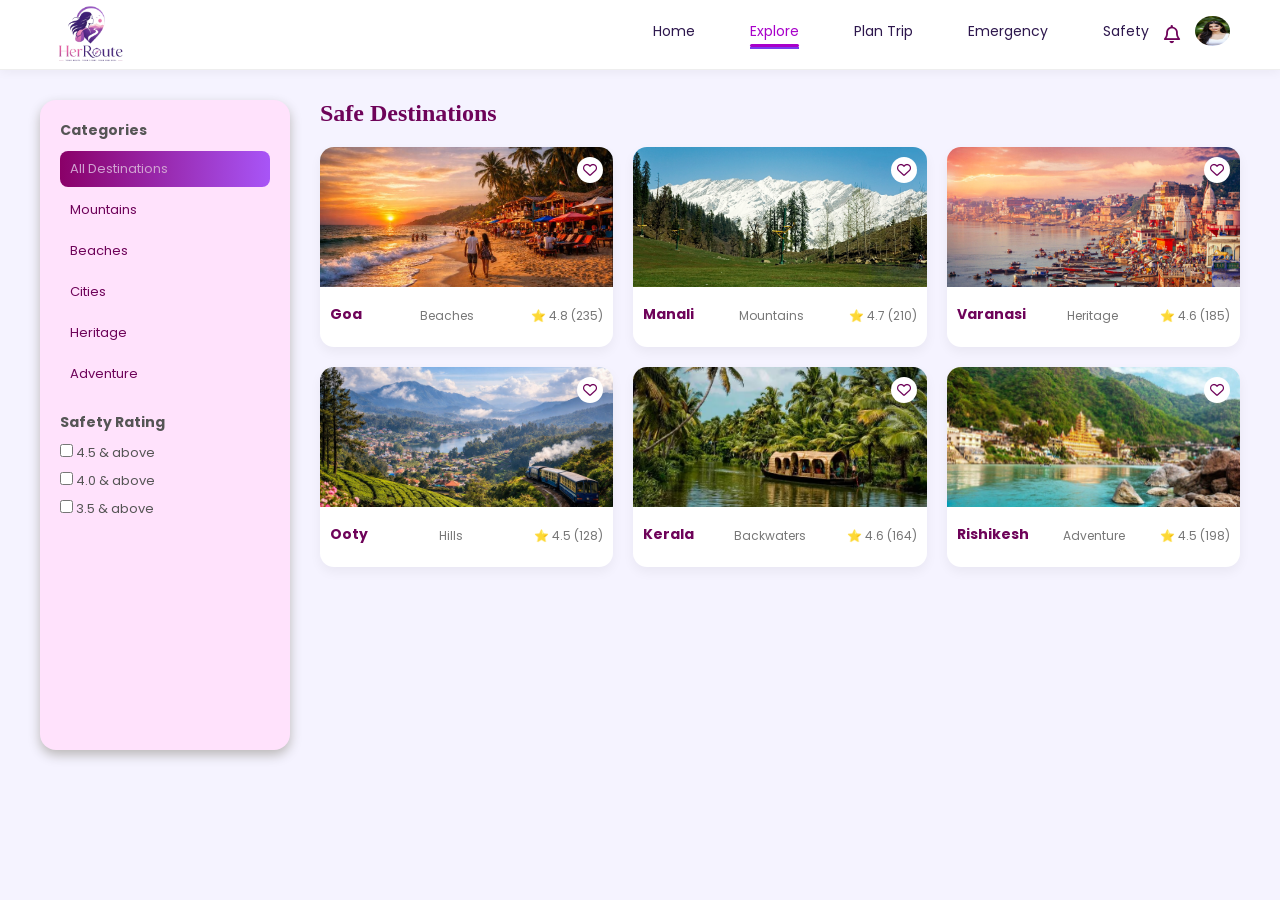
<file: explore.html>
<!DOCTYPE html>
<html lang="en">
<head>
    <meta charset="UTF-8">
    <meta name="viewport" content="width=device-width, initial-scale=1.0">
    <title>Explore - HerRoute</title>

    <link rel="stylesheet" href="style.css">

    <!-- Google Fonts -->
    <link href="https://fonts.googleapis.com/css2?family=Poppins:wght@300;400;600&display=swap" rel="stylesheet">

    <!-- Font Awesome -->
    <link rel="stylesheet" href="https://cdnjs.cloudflare.com/ajax/libs/font-awesome/6.5.0/css/all.min.css">
</head>
<body class="explore-page">

<!-- NAVBAR -->
<header class="navbar">
    <div class="logo">
        <img src="images/logoo.png">
        
    </div>

    <nav class="nav-links">
        <a href="home.html">Home</a>
        <a href="explore.html" class="active">Explore</a>
        <a href="itinerary.html">Plan Trip</a>
        <a href="emergencycontacts.html">Emergency</a>
        <a href="safetytips.html">Safety</a>
    </nav>

    <div class="nav-icons">
        <i class="fa-regular fa-bell"></i>
        <a href="profile.html">
            <img src="images/pfp.jpg" class="profile-pic">
        </a>
    </div>
</header>

<!-- MAIN -->
<div class="explore-container">

    <!-- SIDEBAR -->
    <aside class="sidebar">

        <h3>Categories</h3>

        <ul class="category-list">
            <li class="active">All Destinations</li>
            <li>Mountains</li>
            <li>Beaches</li>
            <li>Cities</li>
            <li>Heritage</li>
            <li>Adventure</li>
        </ul>

        <h3>Safety Rating</h3>

        <div class="ratings">
            <label><input type="checkbox"> 4.5 & above</label>
            <label><input type="checkbox"> 4.0 & above</label>
            <label><input type="checkbox"> 3.5 & above</label>
        </div>

    </aside>

    <!-- CONTENT -->
    <section class="explore-content">

        <h2>Safe Destinations</h2>

        <div class="destination-grid">

            <!-- CARD 1 -->
             <a href="locationdetails.html" class="card-link">
            <div class="destination-card">
                <img src="images/Goa.png">
                 <i class="fa-regular fa-heart heart-icon"></i>
                <div class="card-info">
                    <h4>Goa</h4>
                    <p>Beaches</p>
                    <span>⭐ 4.8 (235)</span>
                </div>
            </div>
            </a>

            <!-- CARD 2 -->
             <a>
            <div class="destination-card">
                <img src="images/Manali.jpeg">
                 <i class="fa-regular fa-heart heart-icon"></i>
                <div class="card-info">
                    <h4>Manali</h4>
                    <p>Mountains</p>
                    <span>⭐ 4.7 (210)</span>
                </div>
            </div>
            </a>
<a>
            <!-- CARD 3 -->
            <div class="destination-card">
                <img src="images/varanasi.jpg">
                 <i class="fa-regular fa-heart heart-icon"></i>
                <div class="card-info">
                    <h4>Varanasi</h4>
                    <p>Heritage</p>
                    <span>⭐ 4.6 (185)</span>
                </div>
            </div>
            </a>
            <a>
                

            <!-- CARD 4 -->
            <div class="destination-card">
                <img src="images/ooty.png">
                 <i class="fa-regular fa-heart heart-icon"></i>
                <div class="card-info">
                    <h4>Ooty</h4>
                    <p>Hills</p>
                    <span>⭐ 4.5 (128)</span>
                </div>
            </div>
            </a>

            <!-- CARD 5 -->
             <a>
            <div class="destination-card">
                <img src="images/kerala.jpg">
                 <i class="fa-regular fa-heart heart-icon"></i>
                <div class="card-info">
                    <h4>Kerala</h4>
                    <p>Backwaters</p>
                    <span>⭐ 4.6 (164)</span>
                </div>
            </div>
            </a>

            <!-- CARD 6 -->
             <a>
            <div class="destination-card">
                <img src="images/Rishikesh.jpg">
                 <i class="fa-regular fa-heart heart-icon"></i>
                <div class="card-info">
                    <h4>Rishikesh</h4>
                    <p>Adventure</p>
                    <span>⭐ 4.5 (198)</span>
                </div>
            </div>
            </a>

        </div>

    </section>

</div>
<script>
    const hearts = document.querySelectorAll(".heart-icon");

    hearts.forEach(heart => {
        heart.addEventListener("click", () => {

            // toggle class
            heart.classList.toggle("liked");

            // change icon type
            if (heart.classList.contains("liked")) {
                heart.classList.remove("fa-regular");
                heart.classList.add("fa-solid");
            } else {
                heart.classList.remove("fa-solid");
                heart.classList.add("fa-regular");
            }

        });
    });
</script>

</body>
</html>
</file>
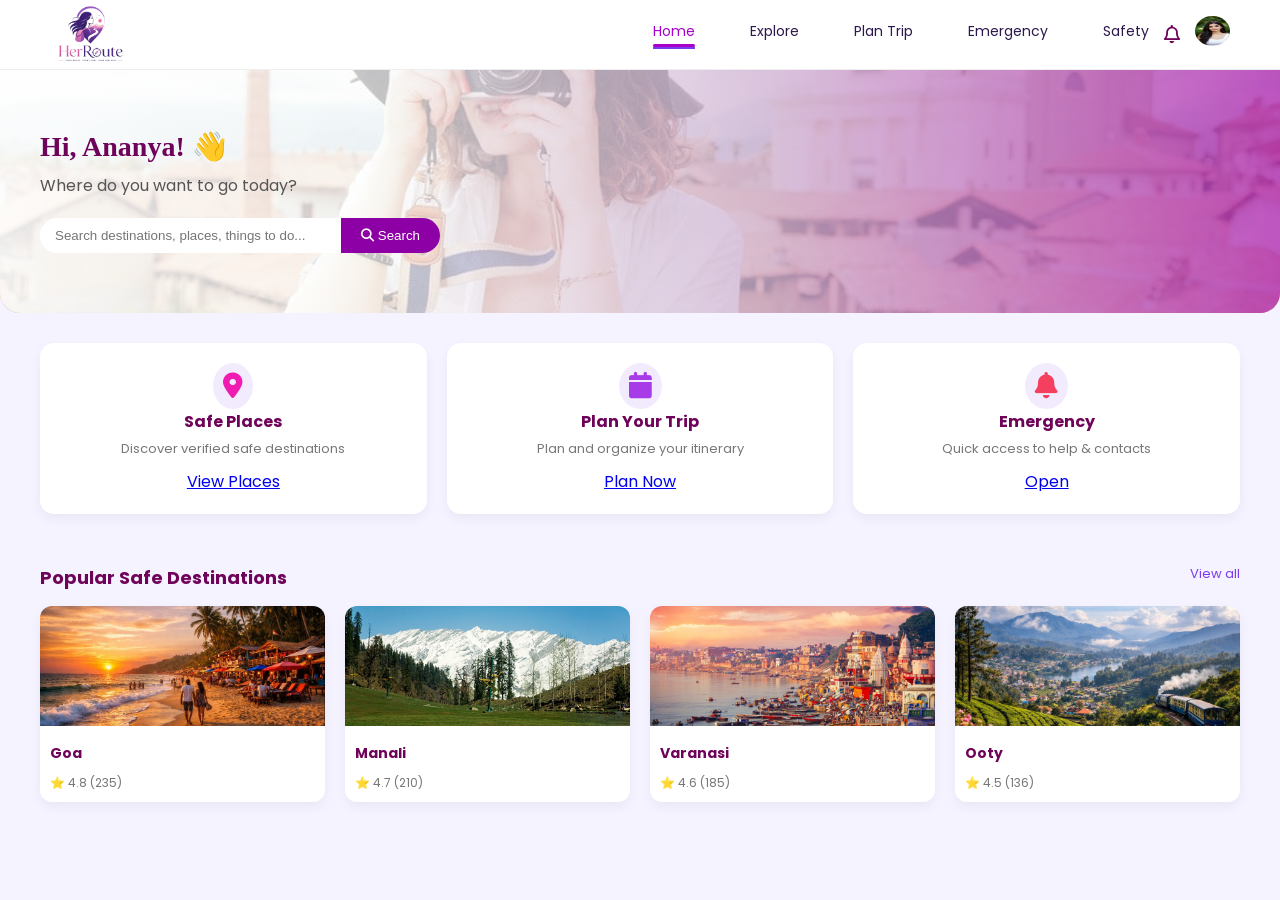
<file: home.html>
<!DOCTYPE html>
<html lang="en">
<head>
    <meta charset="UTF-8">
    <meta name="viewport" content="width=device-width, initial-scale=1.0">
    <title>Home - HerRoute</title>

    <link rel="stylesheet" href="style.css">

    <!-- Google Fonts -->
    <link href="https://fonts.googleapis.com/css2?family=Poppins:wght@300;400;600&display=swap" rel="stylesheet">

    <!-- Font Awesome -->
    <link rel="stylesheet" href="https://cdnjs.cloudflare.com/ajax/libs/font-awesome/6.5.0/css/all.min.css">
</head>
<body class="home-page">

<!-- NAVBAR -->
<header class="navbar">
    <div class="logo">
        <img src="images/logoo.png" alt="Logo">
    
    </div>

    <nav class="nav-links">
        <a href="home.html" class="active">Home</a>
        <a href="explore.html">Explore</a>
        <a href="itinerary.html">Plan Trip</a>
        <a href="emergencycontacts.html">Emergency</a>
        <a href="safetytips.html">Safety</a>
    </nav>

    <div class="nav-icons">
        <i class="fa-regular fa-bell"></i>
        <a href="profile.html">
    <img src="images/pfp.jpg" alt="User" class="profile-pic">
</a>
    </div>
</header>

<!-- HERO SECTION -->
<section class="hero">

    <div class="hero-content">
        <h2>Hi, Ananya! 👋</h2>
        <p>Where do you want to go today?</p>

        <!-- Search -->
        <div class="search-box">
            <input type="text" placeholder="Search destinations, places, things to do...">
            <button><i class="fa-solid fa-magnifying-glass"></i> Search</button>
        </div>
    </div>

   

</section>

<!-- QUICK CARDS -->
<section class="quick-cards">

    <div class="card">
        <i class="fa-solid fa-location-dot icon1"></i>
        <h3>Safe Places</h3>
        <p>Discover verified safe destinations</p>
        <a href="explore.html" class="card-btn">View Places</a>
    </div>

    <div class="card">
       <i class="fa-solid fa-calendar icon2"></i>
        <h3>Plan Your Trip</h3>
        <p>Plan and organize your itinerary</p>
        <a href="itinerary.html" class="card-btn">Plan Now</a>
    </div>

    <div class="card">
        <i class="fa-solid fa-bell icon3"></i>
        <h3>Emergency</h3>
        <p>Quick access to help & contacts</p>
        <a href="emergencycontacts.html" class="card-btn">Open</a>
        
    </div>

</section>

<!-- DESTINATIONS -->
<section class="destinations">

    <div class="section-header">
        <h3>Popular Safe Destinations</h3>
        <a href="explore.html">View all</a>
    </div>

    <div class="destination-cards">

        <div class="destination">
            <img src="images/Goa.png" alt="Goa">
            <h4>Goa</h4>
            <p>⭐ 4.8 (235)</p>
        </div>

        <div class="destination">
            <img src="images/Manali.jpeg" alt="Manali">
            <h4>Manali</h4>
            <p>⭐ 4.7 (210)</p>
        </div>

        <div class="destination">
            <img src="images/varanasi.jpg" alt="varanasi">
            <h4>Varanasi</h4>
            <p>⭐ 4.6 (185)</p>
        </div>

        <div class="destination">
            <img src="images/ooty.png" alt="Ooty">
            <h4>Ooty</h4>
            <p>⭐ 4.5 (136)</p>
        </div>

    </div>

</section>

</body>
</html>
</file>
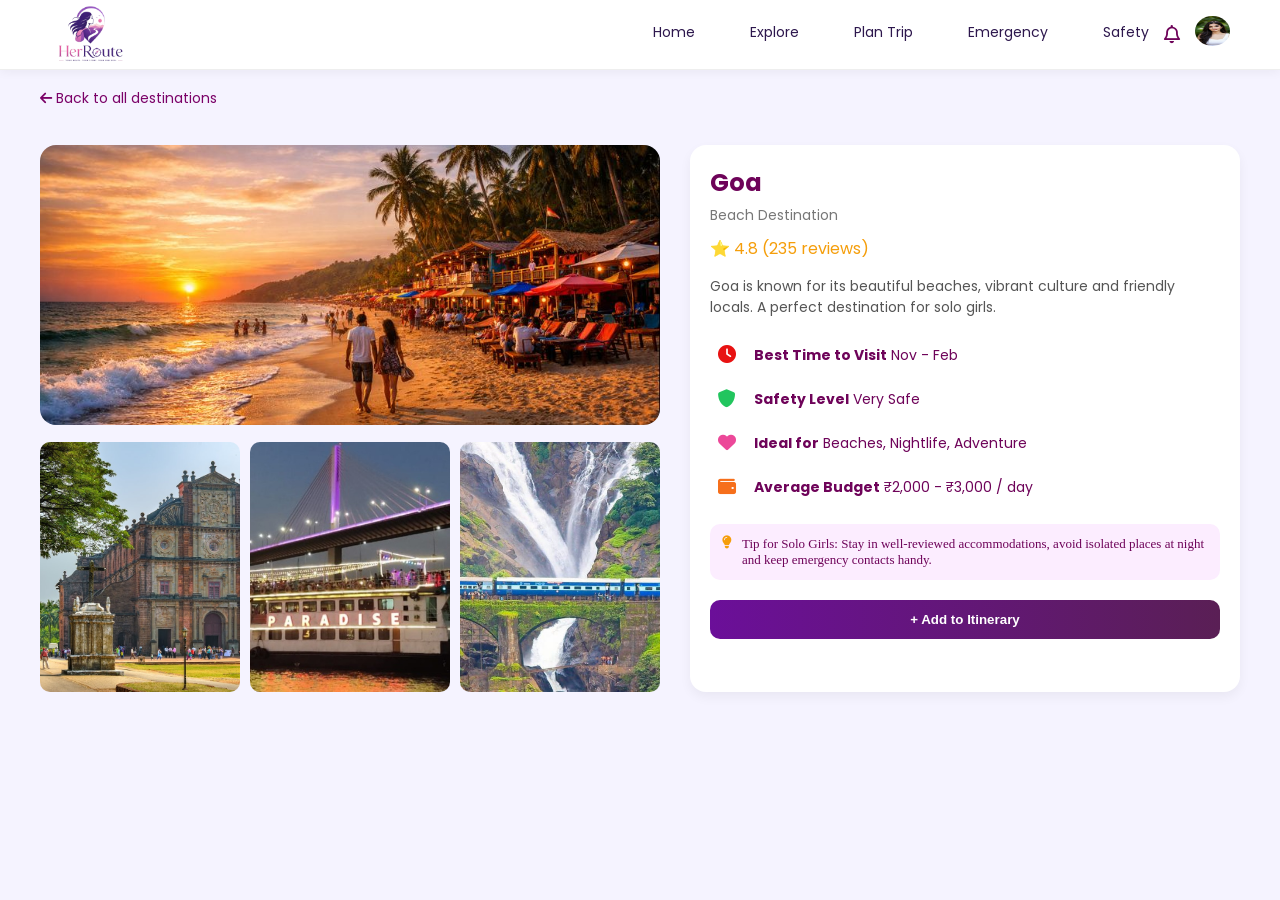
<file: locationdetails.html>
<!DOCTYPE html>
<html lang="en">
<head>
    <meta charset="UTF-8">
    <meta name="viewport" content="width=device-width, initial-scale=1.0">
    <title>Destination Details</title>

    <link rel="stylesheet" href="style.css">

    <!-- Google Font -->
    <link href="https://fonts.googleapis.com/css2?family=Poppins:wght@300;400;600&display=swap" rel="stylesheet">

    <!-- Font Awesome -->
    <link rel="stylesheet" href="https://cdnjs.cloudflare.com/ajax/libs/font-awesome/6.5.0/css/all.min.css">
</head>

<body class="details-page">

<!-- NAVBAR -->
<header class="navbar">
    <div class="logo">
        <img src="images/logoo.png">
        
    </div>

    <nav class="nav-links">
        <a href="home.html">Home</a>
        <a href="explore.html">Explore</a>
        <a href="Itinerary.html">Plan Trip</a>
        <a href="emergencycontacts.html">Emergency</a>
        <a href="safetytips.html">Safety</a>
    </nav>

    <div class="nav-icons">
        <i class="fa-regular fa-bell"></i>
        <a href="profile.html">
        <img src="images/pfp.jpg" class="profile-pic">
        </a>
    </div>
</header>

<!-- BACK LINK -->
<div class="back-link">
    <a href="explore.html"><i class="fa-solid fa-arrow-left"></i> Back to all destinations</a>
</div>

<!-- MAIN SECTION -->
<div class="details-container">

    <!-- LEFT SIDE IMAGES -->
    <div class="image-section">

        <img src="images/Goa.png" class="main-image">

        <div class="thumbnail-row">
            <img src="images/oldgoa.jpg">
            <img src="images/mandoviriver.jpeg">
            <img src="images/dudhsagar.jpg">
        </div>

    </div>

    <!-- RIGHT SIDE DETAILS -->
    <div class="details-section">

        <h2>Goa</h2>
        <p class="type">Beach Destination</p>

        <p class="rating">⭐ 4.8 (235 reviews)</p>

        <p class="description">
            Goa is known for its beautiful beaches, vibrant culture and friendly locals.
            A perfect destination for solo girls.
        </p>

        <!-- INFO LIST -->
        <div class="info-list">

            <div class="info-item">
    <i class="fa-solid fa-clock icon-time"></i>
    <span><b>Best Time to Visit</b> Nov - Feb</span>
</div>

<div class="info-item">
    <i class="fa-solid fa-shield icon-safety"></i>
    <span><b>Safety Level</b> Very Safe</span>
</div>

<div class="info-item">
    <i class="fa-solid fa-heart icon-ideal"></i>
    <span><b>Ideal for</b> Beaches, Nightlife, Adventure</span>
</div>

<div class="info-item">
    <i class="fa-solid fa-wallet icon-budget"></i>
    <span><b>Average Budget</b> ₹2,000 - ₹3,000 / day</span>
</div>

        </div>

        <!-- TIP BOX -->
        <div class="tip-box">
            <i class="fa-solid fa-lightbulb"></i>
            <p>
                Tip for Solo Girls: Stay in well-reviewed accommodations,
                avoid isolated places at night and keep emergency contacts handy.
            </p>
        </div>

        <!-- BUTTON -->
       <button class="add-btn" onclick="window.location.href='itinerary.html'">
    + Add to Itinerary
</button>

    </div>

</div>

</body>
</html>
</file>
<file: style.css>
body {
    background-image: url("bg.png");
    background-size: cover;          /* fills screen */
    background-position: center;
    background-repeat: no-repeat;
    background-attachment: fixed;    /* stays still while scrolling */

    font-family: 'Poppins', sans-serif;
    
}
/* Login page/*
/* ===== RESET ===== */

* {
    margin: 0;
    padding: 0;
    box-sizing: border-box;
}

.bg-video {
    position: fixed;
    top: 0;
    left: 0;

    width: 100%;
    height: 100%;
    object-fit: cover;

    z-index: -1;   /* stays behind everything */
}



/* ===== MAIN CONTAINER ===== */
.login-container {
    display: flex;
    height: 100vh;
}

/* ===== LEFT SIDE ===== */
.login-left {
    width: 50%;
    padding: 40px;
    display: flex;
    flex-direction: column;
    justify-content: space-between;
}

/* logo text */
.logo-section h1 {
    color: #7c3aed;
    font-size: 36px;
}

.logo-section h3 {
    color: #a855f7;
    font-weight: 400;
    margin-bottom: 10px;
}

.logo-section p {
    color: #666;
    font-size: 14px;
}

/* illustration */
.illustration img {
    width: 80%;
    margin-top: 40px;
}

/* ===== RIGHT SIDE ===== */
.login-right {
    display: flex;
    justify-content: flex-start;   /* moves box to left */
    align-items: center;
    padding-left: -60px;            /* small spacing from center line */
}

/* ===== LOGIN BOX ===== */
.login-box {
    width: 400px;
    background: white;
    padding: 30px;
    border-radius: 16px;
    box-shadow: 0 10px 25px rgb(52, 40, 40);
}

/* title */
.login-box h2 {
    font-family: cursive;
    text-align: center;
    color: #a900ad;
}

.subtitle {
    text-align: center;
    font-size: 13px;
    color: #777;
    margin-bottom: 20px;
}

/* ===== FORM ===== */
form {
    display: flex;
    flex-direction: column;
}

form label {
    font-size: 13px;
    margin-bottom: 5px;
}

form input {
    padding: 10px;
    margin-bottom: 15px;
    border-radius: 8px;
    border: 1px solid #ddd;
    outline: none;
}

/* forgot */
.forgot {
    text-align: right;
    margin-bottom: 15px;
}

.forgot a {
    font-size: 12px;
    color: #e00072;
    text-decoration: none;
}

/* login button */
.login-btn {
    background: linear-gradient(to right, #c502c1, #a855f7);
    color: white;
    border: none;
    padding: 10px;
    border-radius: 8px;
    cursor: pointer;
    font-weight: 600;
}

/* divider */
.divider {
    text-align: center;
    font-size: 12px;
    color: #777;
    margin: 20px 0;
}

/* ===== SOCIAL LOGIN ===== */
.social-login {
    display: flex;
    gap: 10px;
}

.social-login button {
    flex: 1;
    padding: 8px;
    border-radius: 8px;
    border: 1px solid #ddd;
    background: white;
    cursor: pointer;
    font-size: 13px;
}

/* icons spacing */
.social-login i {
    margin-right: 5px;
}

/* signup text */
.signup-text {
    text-align: center;
    font-size: 13px;
    margin-top: 15px;
}

.signup-text a {
    color: #7c3aed;
    text-decoration: none;
    font-weight: 500;
}
/* ===== RESET ===== */
* {
    margin: 0;
    padding: 0;
    box-sizing: border-box;
}

/* ===== BODY ===== */
body.signup-page {
    font-family: 'Poppins', sans-serif;
    height: 100vh;
    overflow: hidden;
}

/* ===== VIDEO BACKGROUND ===== */
.bg-video {
    position: fixed;
    top: 0;
    left: 0;

    width: 100%;
    height: 100%;
    object-fit: cover;

    z-index: -1;
}

/* overlay for readability */
body.signup-page::before {
    content: "";
    position: fixed;
    top: 0;
    left: 0;

    width: 100%;
    height: 100%;

    background: rgba(255, 255, 255, 0.6);
    z-index: -1;
}

/* ===== MAIN CONTAINER ===== */
.signup-container {
    display: flex;
    height: 100vh;
}

/* ===== LEFT SIDE ===== */
.signup-left {
    width: 50%;
    padding: 40px;

    display: flex;
    flex-direction: column;
    justify-content: space-between;
}

/* logo section */
.logo-section img {
    width: 450px;
    margin-bottom: 10px;
}

.logo-section h1 {
    color: #7c3aed;
    font-size: 36px;
}

.logo-section h3 {
    color: #a855f7;
    font-weight: 400;
}

.logo-section p {
    margin-top: 10px;
    color: #555;
    font-size: 14px;
}

/* illustration */
.illustration img {
    width: 80%;
    margin-top: 40px;
}

/* ===== RIGHT SIDE ===== */
.signup-right {
    width: 50%;
    display: flex;
    justify-content: flex-start;
    align-items: center;
    padding-left: 40px;
}

/* ===== SIGNUP BOX ===== */
.signup-box {
    width: 380px;
    background: #ffffff;
    padding: 30px;
    border-radius: 16px;

    box-shadow: 0 10px 25px rgb(52, 40, 40);
}

/* heading */
.signup-box h2 {
    font-family: cursive;
    text-align: center;
    color: #8d07a2;
}

.subtitle {
    text-align: center;
    font-size: 13px;
    color: #777;
    margin-bottom: 20px;
}

/* ===== FORM ===== */
form {
    display: flex;
    flex-direction: column;
}

form label {
    font-size: 13px;
    margin-bottom: 5px;
}

/* input fields */
form input {
    padding: 10px;
    margin-bottom: 15px;

    border-radius: 8px;
    border: 1px solid #ddd;
    outline: none;
}

/* password field with icon */
.password-field {
    position: relative;
}

.password-field input {
    width: 100%;
    padding-right: 35px;
}

.password-field i {
    position: absolute;
    right: 10px;
    top: 50%;
    transform: translateY(-50%);
    color: #777;
    cursor: pointer;
}

/* signup button */
.signup-btn {
    background: linear-gradient(to right, #9d006c, #a855f7);
    color: white;

    border: none;
    padding: 12px;
    border-radius: 8px;

    font-weight: 600;
    cursor: pointer;
}

/* divider */
.divider {
    text-align: center;
    font-size: 12px;
    color: #777;
    margin: 20px 0;
}

/* ===== SOCIAL LOGIN ===== */
.social-login {
    display: flex;
    gap: 10px;
}

.social-login button {
    flex: 1;
    padding: 8px;

    border-radius: 8px;
    border: 1px solid #ddd;
    background: white;

    cursor: pointer;
    font-size: 13px;
}

.social-login i {
    margin-right: 5px;
}

/* login text */
.login-text {
    text-align: center;
    font-size: 13px;
    margin-top: 15px;
}

.login-text a {
    color: #7c3aed;
    text-decoration: none;
    font-weight: 500;
}

/* ===== HOVER EFFECTS ===== */
.signup-btn:hover {
    opacity: 0.9;
}

.social-login button:hover {
    background: #f5f3ff;
}
/* RESET */
* {
    margin: 0;
    padding: 0;
    box-sizing: border-box;
}

/* BODY */
body {
    font-family: 'Poppins', sans-serif;
    background-color: #F5F3FF;
    color: #6e0359;
}
/*dashboard */
/* ===== RESET ===== */
* {
    margin: 0;
    padding: 0;
    box-sizing: border-box;
}

body.home-page {
    font-family: 'Poppins', sans-serif;
    background: #f5f3ff;
}

/* ===== NAVBAR ===== */
.navbar {
    display: flex;
    justify-content: space-between;
    align-items: center;

    padding: 15px 40px;
    background: #ffffff;
    border-bottom: 1px solid #eee;
}

/* logo */
.logo {
    display: flex;
    align-items: center;
    gap: 10px;
}

.logo img {
    width: 35px;
}

.logo span {
    font-weight: 600;
    color: #7c3aed;
}

/* nav links */
.nav-links {
    display: flex;
    gap: 25px;
}

.nav-links a {
    text-decoration: none;
    color: #555;
    font-size: 14px;
}

.nav-links .active {
    color: #7c3aed;
    border-bottom: 2px solid #7c3aed;
    padding-bottom: 5px;
}

/* icons */
.nav-icons {
    display: flex;
    align-items: center;
    gap: 15px;
}

.nav-icons i {
    font-size: 18px;
    cursor: pointer;
}

.nav-icons img {
    height: 30px;
    width: 35px;
    border-radius: 50%;
}

/* ===== HERO SECTION ===== */
   .hero {
    position: relative;
    padding: 60px 40px;
    border-radius: 0 0 20px 20px;
    overflow: hidden;

    /* background image */
    background: url("images/female.jpg") no-repeat center/cover;
}
.hero::before {
    content: "";
    position: absolute;
    top: 0;
    left: 0;

    width: 100%;
    height: 100%;

    /* gradient overlay from left */
    background: linear-gradient(
        to right,
        rgba(255, 255, 255, 0.9) 0%,
        rgba(255, 255, 255, 0.7) 30%,
        rgba(209, 179, 212, 0.771) 60%,
        rgba(178, 47, 180, 0.808) 100%
    );

    z-index: 1;
}
.hero-content {
    position: relative;
    z-index: 2;
}

/* text */
.hero-content h2 {
    font-family: cursive;
    font-size: 28px;
    margin-bottom: 10px;
}

.hero-content p {
    color: #555;
    margin-bottom: 20px;
}

/* search box */
.search-box {
    display: flex;
    background: white;
    border-radius: 30px;
    overflow: hidden;
    width: 400px;
}

.search-box input {
    flex: 1;
    border: none;
    padding: 10px 15px;
    outline: none;
}

.search-box button {
    background: #8d00a5;
    color: white;
    border: none;
    padding: 10px 20px;
    cursor: pointer;
}

/* image */
.hero-image img {
    width: 350px;
}

/* ===== QUICK CARDS ===== */
.quick-cards {
    display: flex;
    gap: 20px;
    padding: 30px 40px;
}

.card {
    flex: 1;
    background: #f5dbff;
    padding: 20px;
    border-radius: 16px;
    box-shadow: 0 5px 12px rgba(0,0,0,0.05);

    text-align: center;
}
.icon1 {
    color: #f01bb0;   /* purple */
}

.icon2 {
    color: #a83be8;   /* pink */
}

.icon3 {
    color: #f43f5e;   /* red */
}
.card i {
    font-size: 26px;
    padding: 10px;
    border-radius: 50%;
    background: rgba(124, 58, 237, 0.1);
}

.card h3 {
    font-size: 16px;
    margin-bottom: 5px;
}

.card p {
    font-size: 13px;
    color: #777;
    margin-bottom: 10px;
}

.card button {
    border: 1px solid #7c3aed;
    background: transparent;
    color: #7c3aed;
    padding: 6px 12px;
    border-radius: 8px;
    cursor: pointer;
}

/* ===== DESTINATIONS ===== */
.destinations {
    padding: 20px 40px;
}

/* header */
.section-header {
    display: flex;
    justify-content: space-between;
    margin-bottom: 15px;
}

.section-header h3 {
    font-size: 18px;
}

.section-header a {
    font-size: 13px;
    color: #7c3aed;
    text-decoration: none;
}

/* cards */
.destination-cards {
    display: flex;
    gap: 20px;
}

.destination {
    width: 450px;
    background: white;
    border-radius: 12px;
    overflow: hidden;
    box-shadow: 0 5px 12px rgba(0,0,0,0.05);
}

.destination img {
    width: 100%;
    height: 120px;
    object-fit: cover;
}

.destination h4 {
    padding: 10px;
    font-size: 14px;
}

.destination p {
    padding: 0 10px 10px;
    font-size: 12px;
    color: #777;
}

/* ===== EXPLORE PAGE ===== */
body.explore-page {
    font-family: 'Poppins', sans-serif;
    background: #f5f3ff;
}

/* ===== MAIN LAYOUT ===== */
.explore-container {
    display: flex;
    padding: 30px 40px;
    gap: 30px;
}

/* ===== SIDEBAR ===== */
.sidebar {
    height:650px;
    width: 250px;
    background: #ffe2fc;
    padding: 20px;
    border-radius: 16px;
    box-shadow: 0 5px 12px rgb(186 183 183);
}

.sidebar h3 {
    font-size: 14px;
    margin-bottom: 10px;
    color: #555;
}

/* categories */
.category-list {
    list-style: none;
    margin-bottom: 20px;
}

.category-list li {
    padding: 8px 10px;
    border-radius: 8px;
    font-size: 13px;
    cursor: pointer;
    margin-bottom: 5px;
}

.category-list li:hover {
    background: #d196ca;
}

.category-list .active {
    background: linear-gradient(to right, #8a0068, #a855f7);
    color: rgb(208, 162, 209);
}

/* ratings */
.ratings label {
    display: block;
    font-size: 13px;
    margin-bottom: 8px;
    color: #555;
    cursor: pointer;
}

/* ===== CONTENT ===== */
.explore-content {
    flex: 1;
}

.explore-content h2 {
    font-family: cursive;
    margin-bottom: 20px;
}

/* ===== GRID ===== */
.destination-grid {
    display: grid;
    grid-template-columns: repeat(3, 1fr);
    gap: 20px;
}

/* ===== CARD ===== */
.destination-card {
    height: 200px;
    position: relative;

    background: white;
    border-radius: 14px;
    overflow: hidden;
    box-shadow: 0 5px 12px rgba(0,0,0,0.05);
    transition: 0.3s;
}
.heart-icon {
    position: absolute;
    top: 10px;
    right: 10px;
    background: white;
    padding: 6px;
    border-radius: 50%;
    font-size: 14px;
    cursor: pointer;
    transition: 0.3s;
}
.card-link {
    text-decoration: none;
    color: inherit;
}
/* when liked */
.heart-icon.liked {
    color: #e11d48; /* red */
}

.destination-card:hover {
    transform: translateY(-5px);
}

/* image */
.destination-card img {
    width: 100%;
    height: 140px;
    object-fit: cover;
}

/* info */
.card-info {
    padding: 10px;
}

.card-info h4 {
    font-size: 14px;
    margin-bottom: 3px;
}

.card-info p {
    font-size: 12px;
    color: #777;
}

.card-info span {
    font-size: 12px;
    color: #f59e0b;
}
/* ===== DETAILS PAGE ===== */
body.details-page {
    font-family: 'Poppins', sans-serif;
    background: #f5f3ff;
}

/* ===== BACK LINK ===== */
.back-link {
    padding: 15px 40px;
}

.back-link a {
    text-decoration: none;
    color: #7b0268;
    font-size: 14px;
}

/* ===== MAIN LAYOUT ===== */
.details-container {
    display: flex;
    gap: 30px;
    padding: 20px 40px;
}

/* ===== LEFT IMAGE SECTION ===== */
.image-section {
    flex: 1;
}

.main-image {
    width: 100%;
    height: 280px;
    object-fit: cover;
    border-radius: 16px;
}

/* thumbnails */
.thumbnail-row {
    display: flex;
    gap: 10px;
    margin-top: 10px;
}

.thumbnail-row img {
    width: 200px;
    height: 250px;
    object-fit: cover;
    border-radius: 10px;
    cursor: pointer;
}

/* ===== RIGHT DETAILS ===== */
.details-section {
    flex: 1;
    background: white;
    padding: 20px;
    border-radius: 16px;
    box-shadow: 0 5px 12px rgba(0,0,0,0.05);
}

/* headings */
.details-section h2 {
    font-size: 24px;
    margin-bottom: 5px;
}

.type {
    font-size: 14px;
    color: #777;
    margin-bottom: 10px;
}

.rating {
    color: #f59e0b;
    margin-bottom: 15px;
}

/* description */
.description {
    font-size: 14px;
    color: #555;
    margin-bottom: 20px;
}

/* ===== INFO LIST ===== */
.info-list {
    margin-bottom: 20px;
}

.info-item {
    display: flex;
    align-items: center;
    gap: 10px;
    margin-bottom: 10px;
    font-size: 14px;
}
.icon-time {
     color: #e81212;   /* purple */
}

.icon-safety {
    color: #22c55e;   /* green */
}

.icon-ideal {
    color: #ec4899;   /* pink */
}

.icon-budget {
    color: #f66f1b;   /* orange */
}

.info-item i {
     font-size: 18px;
    padding: 8px;
    border-radius: 50%;
}

/* ===== TIP BOX ===== */
.tip-box {
    font-family: cursive;
    background: #fcedff;
    padding: 12px;
    border-radius: 10px;
    display: flex;
    gap: 10px;
    font-size: 13px;
    margin-bottom: 20px;
}

.tip-box i {
    color: #f59e0b;
}

/* ===== BUTTON ===== */
.add-btn {
    width: 100%;
    background: linear-gradient(to right, #6b0f99, #5a1f55);
    color: white;
    border: none;
    padding: 12px;
    border-radius: 10px;
    cursor: pointer;
    font-weight: 600;
}

/* hover */
.add-btn:hover {
    opacity: 0.9;
}
/* NAVBAR */
.navbar {
    height: 70px;
    display: flex;
    align-items: center;
    justify-content: space-between;
    padding: 0 50px;

    background-color: #ffffff;
    box-shadow: 0 2px 10px rgba(0, 0, 0, 0.05);
    .nav-right {
    display: flex;
    align-items: center;
    gap: 15px;   /* space between bell & profile */
}

/* icon styling */
.nav-right i {
    font-size: 20px;
    cursor: pointer;
    color: #2D174D;
}

/* profile image */
.nav-right img {
    width: 35px;
    height: 35px;
    border-radius: 50%;
}
}

.logo img {
    height: 80px;
    width: auto;
}
.nav-links {
    margin-left: auto;
}

.nav-links a {
    position: relative;
    text-decoration: none;
    color: #2D174D;
    margin: 0 15px;
    padding-bottom: 5px;
}

/* ACTIVE TEXT COLOR */
.nav-links a.active {
    color: #a800ca;
}

/* UNDERLINE */
.nav-links a.active::after {
    content: "";
    position: absolute;
    left: 0;
    bottom: 0;
    width: 100%;
    height: 3px;
    background: #a800ca;
    border-radius: 5px;
}

.user-icon img {
    width: 35px;
    height: 35px;
    border-radius: 50%;
}

/* MAIN CONTAINER */
.container {
    padding: 12 14px;
}

/* TITLE */
.container h2 {
    font-family: cursive;
    font-size: 22px;
    margin-bottom: 20px;
}

/* INPUTS */
.top-inputs {
    display: flex;
    gap: 20px;
    margin-bottom: 30px;
}

.input-group {
    display: flex;
    flex-direction: column;
}

.input-group label {
    font-size: 13px;
    margin-bottom: 5px;
    color: #740882;
}

.input-group input {
    padding: 10px 14px;
    width: 260px;
    border-radius: 8px;
    border: 1px solid #ddd;
    background: #fff;
}

/* MAIN LAYOUT */
.itinerary-content {
    display: flex;
    gap: 25px;
    align-items: flex-start;
}

/* SIDEBAR */
.days-sidebar {
    width: 120px;
    display: flex;
    flex-direction: column;
    gap: 10px;
}

.day {
    padding: 10px;
    border-radius: 10px;
    border: none;
    background: #faddff;
    text-align: left;
    cursor: pointer;
    font-size: 13px;
    box-shadow: 0 5px 12px #62354e70;
}

.day span {
    display: block;
    font-size: 11px;
    color: #b8a1b8;
}

.day.active {
    background: #732873db;
    color: white;
}

.add-day {
    margin-top: 10px;
    padding: 10px;
    border: none;
    border-radius: 10px;
    background: #E9D5FF;
    color: #5D1C6A;
    cursor: pointer;
}

/* DAY DETAILS */
.day-details {
    flex: 1;
    background: #ffffff;
    padding: 20px;
    border-radius: 25px;
    box-shadow: 0 5px 12px #ec7dbc70;
}

/* HEADER */
.day-header {
    display: flex;
    justify-content: space-between;
    align-items: center;
    margin-bottom: 20px;
}

.day-header h3 {
    font-size: 16px;
}

.add-activity {
    background: #640b70;
    color: white;
    padding: 8px 14px;
    border: none;
    border-radius: 8px;
    cursor: pointer;
}

/* ACTIVITIES */
.activity {
    display: flex;
    justify-content: space-between;
    align-items: center;
    background: #ffdcf0;
    padding: 14px;
    border-radius: 10px;
    margin-bottom: 12px;
}

.activity-info h4 {
    font-size: 14px;
    margin-bottom: 3px;
}

.activity-info p {
    font-size: 12px;
    color: #777;
}

.activity-time {
    font-size: 13px;
    color: #555;
}

/* IMAGE SECTION */
.illustration img {
    width: 220px;
    margin-top: 20px;
}

/* ===== EMERGENCY PAGE ===== */

.emergency-content {
    display: flex;
    gap: 25px;
    margin-top: 20px;
}

/* LEFT BOX - Emergency Numbers */
.emergency-box {
    flex: 1;
    background: #ffffff;
    padding: 20px;
    border-radius: 14px;
    box-shadow: 0 5px 12px rgba(0,0,0,0.05);
}

.emergency-box h3 {
    margin-bottom: 15px;
}

/* Each emergency row */
.emergency-item {
    display: flex;
    justify-content: space-between;
    align-items: center;
    background: #ffe4fa;
    padding: 12px 14px;
    border-radius: 10px;
    margin-bottom: 10px;
    font-size: 14px;
}

.emergency-item i {
    color: #6e0359;
    cursor: pointer;
}

/* RIGHT BOX - Contacts */
.contacts-box {
    flex: 1.5;
    background: #ffffff;
    padding: 20px;
    border-radius: 14px;
    box-shadow: 0 5px 12px rgba(0,0,0,0.05);
}

.contacts-box h3 {
    margin-bottom: 15px;
}

/* Contact item */
.contact-item {
    display: flex;
    align-items: center;
    gap: 12px;
    background: #ffe4fa;
    padding: 12px;
    border-radius: 10px;
    margin-bottom: 10px;
}

.contact-item img {
    width: 40px;
    height: 40px;
    border-radius: 50%;
}

.contact-item h4 {
    font-size: 14px;
}

.contact-item p {
    font-size: 12px;
    color: #777;
}

/* Add contact button */
.add-contact {
    margin-top: 10px;
    padding: 10px;
    width: 100%;
    border: none;
    border-radius: 10px;
    background: #6e0359;
    color: white;
    cursor: pointer;
}

/* ===== QUICK ACTIONS ===== */

.quick-actions {
    display: flex;
    gap: 20px;
    margin-top: 25px;
}

/* Action cards */
.action-box {
    flex: 1;
    background: #ffffff;
    padding: 20px;
    border-radius: 14px;
    box-shadow: 0 5px 12px rgba(0,0,0,0.05);
    text-align: center;
}

.action-box i {
    font-size: 26px;
    color: #cf2121;
    margin-bottom: 10px;
}

.action-box h4 {
    font-size: 15px;
    margin-bottom: 5px;
}

.action-box p {
    font-size: 13px;
    color: #777;
}
/* ===== SAFETY TIPS PAGE ===== */

.subtitle {
    font-size: 13px;
    color: #777;
    margin-bottom: 20px;
}

/* CARD LAYOUT */
.tips-grid {
    display: grid;
    grid-template-columns: repeat(3, 1fr); /* 3 in one row */
    gap: 20px;
}
.tip-card {
    display: flex;
    align-items: center;
    gap: 15px;

    background: #ffffff;
    padding: 20px;
    border-radius: 16px;
    box-shadow: 0 5px 12px rgba(0,0,0,0.05);

    min-height: 140px;   /* makes cards BIG */
    width: 100%;

    transition: 0.2s;
}

/* ICON */
.tip-card i {
    font-size: 33px;   /* keep this normal */
    
    background: #EDE9FE;
    padding: 12px;
    border-radius: 12px;

    width: 50px;       /* FIXED BOX */
    height: 50px;
    
    display: flex;
    align-items: center;
    justify-content: center;

    transform: scale(1.5);   /* THIS increases icon size */
}
.tip-card:nth-child(1) i {
    color: #8B5CF6; /* violet */
}

.tip-card:nth-child(2) i {
    color: #EC4899; /* pink */
}

.tip-card:nth-child(3) i {
    color: #F59E0B; /* orange */
}

.tip-card:nth-child(4) i {
    color: #10B981; /* green */
}

.tip-card:nth-child(5) i {
    color: #3B82F6; /* blue */
}

.tip-card:nth-child(6) i {
    color: #EF4444; /* red */
}

/* TEXT CONTAINER  */
.tip-text {
    display: flex;
    flex-direction: column;
}

.tip-text h4 {
    font-size: 15px;
    margin-bottom: 4px;
}

.tip-text p {
    font-size: 13px;
    color: #777;
}



/* ===== BOTTOM MESSAGE ===== */

.motivation-box {
    margin-top: 100px;
    background: #dd4a4a73;
    padding: 15px;
    border-radius: 12px;
    text-align: center;
}

.motivation-box p {
    color: #92046b;
    font-size: 14px;
    font-weight: 500;
    font-family: cursive;
}
/* ===== BACK BUTTON ===== */
.back-btn {
    position: absolute;
    top: 15px;
    left: 20px;
    z-index: 10;
}

.back-btn a {
    font-size: 22px;
    color: #2D174D;
    text-decoration: none;
}

/* ===== PROFILE PAGE ===== */
.profile-container {
    display: flex;
    min-height: 100vh;
    width: 100%;
}
.container {
   margin: 0;        /* remove auto centering */
    padding: 0;       /* remove inner gap */
    width: 100%;   /* remove top gap */
}

.back-btn {
    position: absolute;
    top: 20px;
    left: 20px;
    font-size: 22px;
    color: #7c3aed;
    text-decoration: none;
}
/* ===== LEFT SIDEBAR ===== */
.profile-sidebar {
    width: 320px;          /* or 40% if you want */

    height: 100vh;
    background: #ffffff;

    margin: 0;
    padding: 20px;

    border-radius: 0;      /* remove card look */
    position: fixed;      
    top: 0;
    left: 0;
}
body {
    margin: 0;
}
/* profile info */
.profile-info {
    text-align: center;
    margin-bottom: 20px;
}

.profile-info img {
    width: 80px;
    height: 80px;
    border-radius: 50%;
    margin-bottom: 10px;
}

.profile-info h3 {
    font-family: cursive;
    font-size: 16px;
    margin-bottom: 5px;
}

.profile-info p {
    font-size: 13px;
    color: #777;
    margin-bottom: 3px;
}

/* edit button */
.edit-btn {
    margin-top: 10px;
    padding: 8px 12px;
    border: none;
    border-radius: 8px;
    background: #93008c;
    color: white;
    cursor: pointer;
    font-size: 13px;
}

/* menu */
.profile-menu {
    display: flex;
    flex-direction: column;
    gap: 10px;
}

.profile-menu a {
    text-decoration: none;
    color: #2D174D;
    padding: 10px;
    border-radius: 10px;
    font-size: 14px;
}

.profile-menu a i {
    margin-right: 10px;
}

/* active menu */
.profile-menu .active {
    background: #EDE9FE;
    color: #93008c;
}

/* ===== RIGHT SIDE ===== */
.profile-content {
    margin-left: 320px;   /* same as sidebar width */
    padding: 20px 40px;
}


/* headings */
.profile-content h3 {
    margin-bottom: 15px;
}

/* overview cards */
.overview-cards {
    display: flex;
    gap: 20px;
    margin-bottom: 25px;
}

.overview-card {
    flex: 1;
    background: #ffffff;
    padding: 20px;
    border-radius: 14px;
    text-align: center;
    box-shadow: 0 5px 12px rgba(0,0,0,0.05);
}

.overview-card h2 {
    color: rgb(187 7 199);
    margin-bottom: 5px;
}

.overview-card p {
    font-size: 13px;
    color: #777;
}

/* preferences */
.preferences {
    display: flex;
    flex-direction: column;
    gap: 12px;
}

.pref-item {
    display: flex;
    justify-content: space-between;
    align-items: center;

    background: #ffffff;
    padding: 22px 30px;
    border-radius: 10px;
    box-shadow: 0 5px 12px rgba(0,0,0,0.05);
    font-size: 14px;
}

.pref-item i {
    margin-right: 8px;
    color: #b122ba;
}
body {
    margin: 0;
}
.profile-image {
    position: absolute;
    bottom: 0;
    right: 0;
}

/* ===== BACK BUTTON ===== */
.top-bar {
    display: flex;
    align-items: center;
    gap: 15px;   /* space between arrow and text */

    padding: 20px 40px;
}

/* arrow */
.back-arrow {
    font-size: 20px;
    color: #2D174D;
    text-decoration: none;
}

/* text */
.page-title {
    font-family: cursive;
    font-size: 20px;
    font-weight: 600;
}
.back-btn {
    position: absolute;
    top: 20px;
    left: 25px;
}

.back-btn a {
    font-size: 22px;
    color: #2D174D;
    text-decoration: none;
}

/* ===== CONTAINER ===== */
.container {
    padding: 60px 50px 30px 50px;
}

/* ===== TABS ===== */
.tabs {
    display: flex;
    gap: 25px;
    margin-bottom: 20px;
    font-size: 14px;
}

.tab {
    color: #777;
    cursor: pointer;
}

.tab.active {
    color: #8B5CF6;
    font-weight: 600;
}

/* ===== CARDS ===== */
.cards {
    display: flex;
    gap: 20px;
    margin-bottom: 30px;
}

.card {
    width: 220px;
    background: #ffffff;
    border-radius: 14px;
    overflow: hidden;
    box-shadow: 0 5px 12px rgb(130 61 89) 0px 5px 12px;
}

/* image section */
.card-img {
    position: relative;
}

.card-img img {
    width: 100%;
    height: 130px;
    object-fit: cover;
}

/* heart icon */
.card-img i {
    position: absolute;
    top: 10px;
    right: 10px;
    color: red;
    background: white;
    padding: 6px;
    border-radius: 50%;
    font-size: 12px;
}

/* card info */
.card-info {
    padding: 10px;
    display: flex;
    justify-content: space-between;
    align-items: center;
}

.card-info h4 {
    font-size: 14px;
}

.card-info span {
    font-size: 12px;
    color: #777;
}

.card-info i {
    color: orange;
}

/* ===== SECTION TITLE ===== */
.section-title {
    margin-bottom: 15px;
}

/* ===== PLANNED TRIPS ===== */
.planned-trips {
    display: flex;
    flex-direction: column;
    gap: 15px;
}

.trip {
    padding: 18px 20px;
    display: flex;
    align-items: center;
    justify-content: space-between;
     min-height: 140px;

    background: #ffffff;
    border-radius: 14px;
    box-shadow: 0 5px 12px rgb(149 112 145);
}

/* trip image */
.trip img {
    width: 60px;
    height: 50px;
    border-radius: 8px;
    object-fit: cover;
}

/* trip info */
.trip-info {
    flex: 1;
    margin-left: 15px;
}

.trip-info h4 {
    font-size: 14px;
}

.trip-info p {
    font-size: 12px;
    color: #777;
}

/* days */
.trip-days {
    font-size: 13px;
    color: #555;
}

/* button */
.view-btn {
    font-family:Georgia, 'Times New Roman', Times, serif;
     margin-left: 50px;
    border: 2px solid #a100a3;
    background: transparent;
    color: #a100a3;
    padding: 6px 12px;
    border-radius: 12px;
    cursor: pointer;
    font-size: 12px;
}

/* hover effect */
.view-btn:hover {
    background: #8B5CF6;
    color: white;
}
</file>
